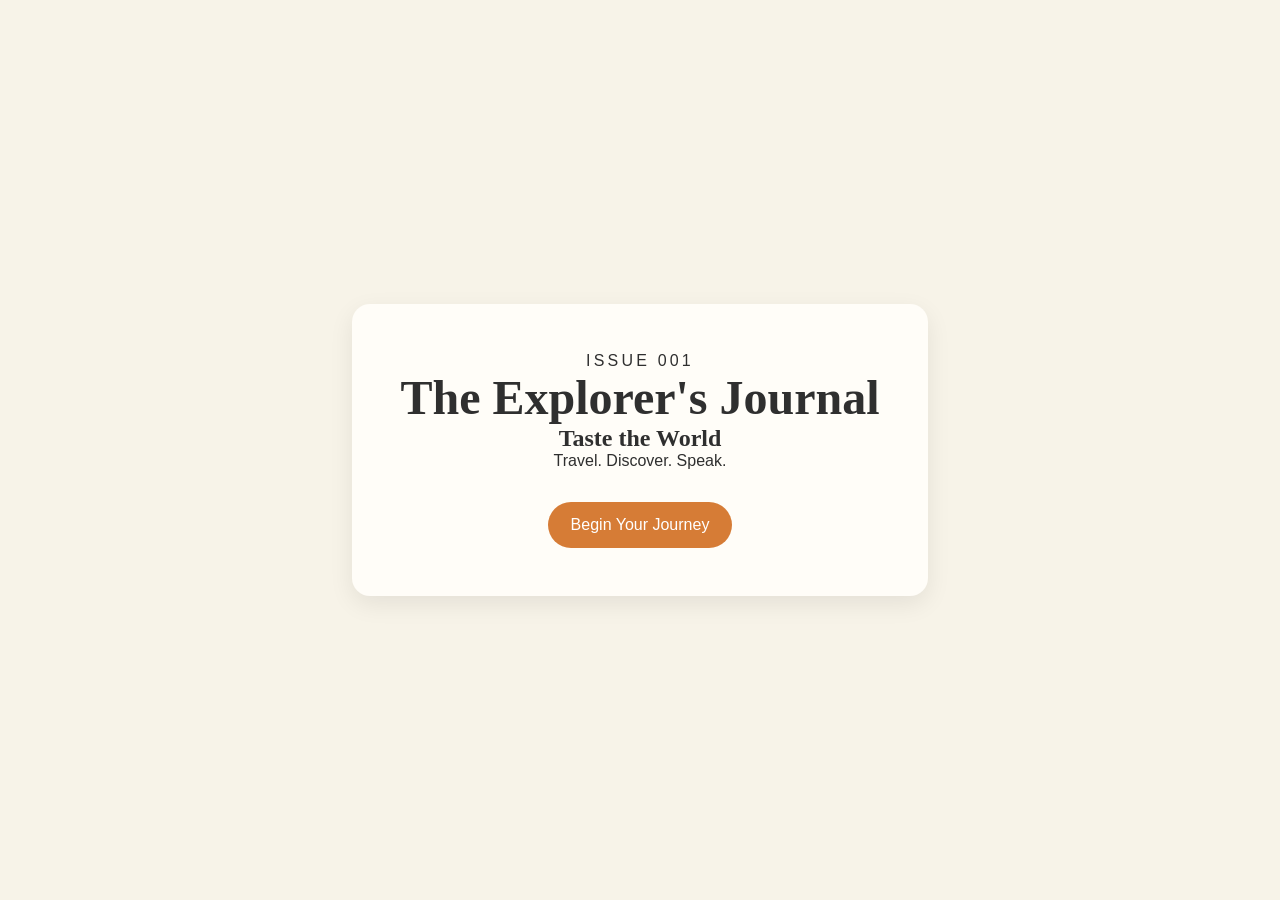
<file: The-Explorers-Journal-Release-0.1.0/index.html>
<!DOCTYPE html>
<html lang="en">
<head>
<meta charset="UTF-8">
<meta name="viewport" content="width=device-width,initial-scale=1">
<title>The Explorer's Journal</title>
<link rel="stylesheet" href="css/reset.css">
<link rel="stylesheet" href="css/variables.css">
<link rel="stylesheet" href="css/typography.css">
<link rel="stylesheet" href="css/layout.css">
<link rel="stylesheet" href="css/components.css">
<link rel="stylesheet" href="css/animations.css">
</head>
<body>
<header class="hero">
<div class="card">
<p class="eyebrow">Issue 001</p>
<h1>The Explorer's Journal</h1>
<h2>Taste the World</h2>
<p class="tag">Travel. Discover. Speak.</p>
<a class="btn" href="#">Begin Your Journey</a>
</div>
</header>
<script src="js/app.js"></script>
</body></html>
</file>
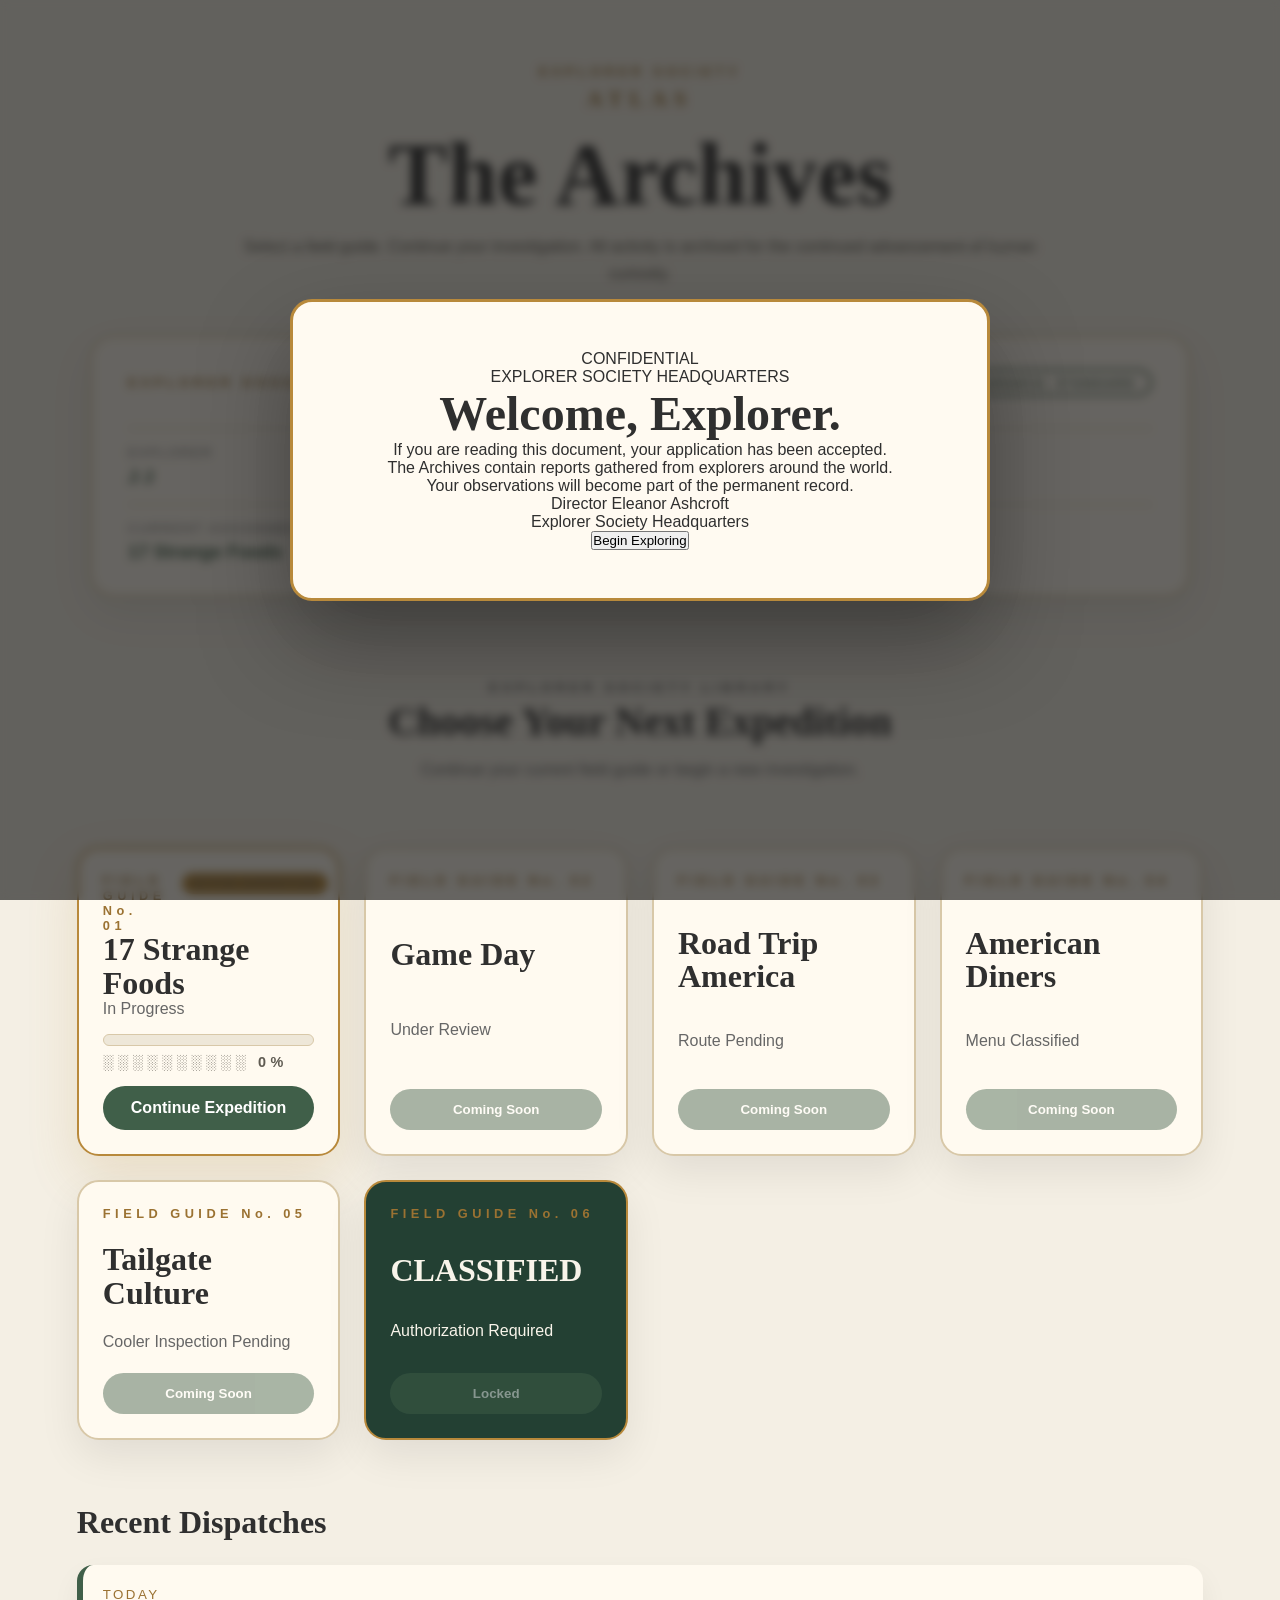
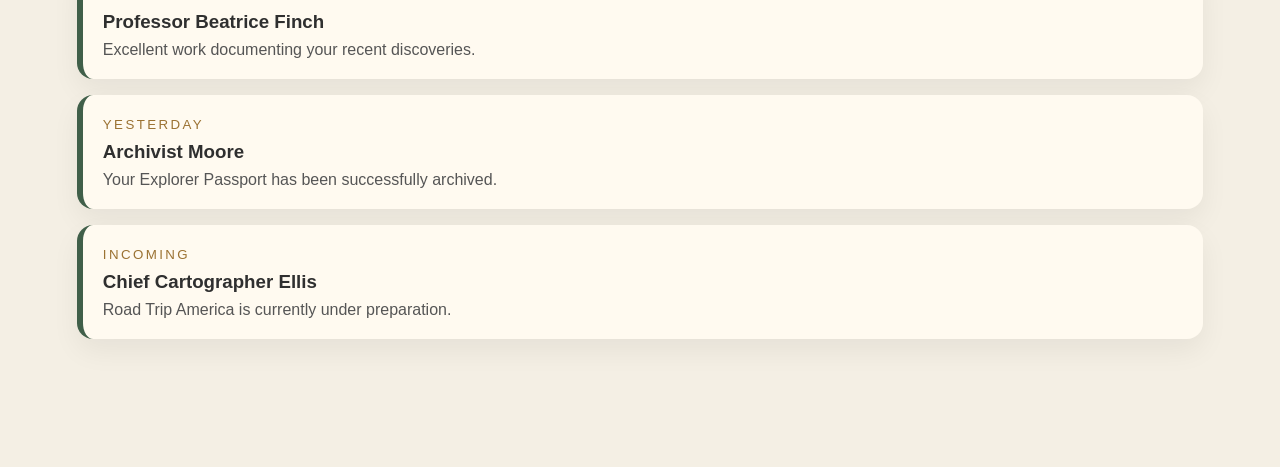
<file: headquarters.html>
<!DOCTYPE html>
<html lang="en">
<head>
<meta charset="UTF-8">
<meta name="viewport" content="width=device-width,initial-scale=1">

<title>Atlas Headquarters</title>

<link rel="stylesheet" href="css/reset.css">
<link rel="stylesheet" href="css/variables.css">
<link rel="stylesheet" href="css/design-tokens.css">
<link rel="stylesheet" href="css/utilities.css">
<link rel="stylesheet" href="css/typography.css">

<link rel="stylesheet" href="components/headquarters/headquarters.css">
<link rel="stylesheet" href="components/dispatch-board/dispatch-board.css">
<link rel="stylesheet" href="components/welcome/welcome.css">
</head>
<script src="js/welcome/welcome.js"></script>
<body>

<main class="hq">

    <section class="hq__hero">

        <p class="hq__label">EXPLORER SOCIETY</p>

        <h1>
            <span>ATLAS</span>
            The Archives
        </h1>

        <p class="hq__intro">
            Select a field guide. Continue your investigation.
            All activity is archived for the continued advancement of human curiosity.
        </p>

    </section>

    <section class="explorer-dossier">

    <div class="explorer-dossier__header">

        <p class="explorer-dossier__label">
            EXPLORER DOSSIER
        </p>

        <span class="explorer-dossier__stamp">
            CLEARANCE: STANDARD
        </span>

    </div>

    <div class="explorer-dossier__grid">

        <div>
            <span>Explorer</span>
            <strong>J J</strong>
        </div>

        <div>
            <span>Clearance</span>
            <strong>Standard</strong>
        </div>

        <div>
            <span>Current Rank</span>
            <strong id="hq-profile-rank">New Explorer</strong>
        </div>

        <div>
            <span>Current Assignment</span>
            <strong>17 Strange Foods</strong>
        </div>

        <div>
            <span>Last Activity</span>
            <strong>Today</strong>
        </div>

        <div>
            <span>Status</span>
            <strong>Active</strong>
        </div>

    

</section>
</div>

    <section class="hq__library-header">

    <p class="hq__section-label">
        EXPLORER SOCIETY LIBRARY
    </p>

    <h2>
        Choose Your Next Expedition
    </h2>

    <p>
        Continue your current field guide or begin a new investigation.
    </p>
</section>

    <section class="hq__library">

        <article class="guide guide--active">
            <div class="guide__topline">
    <p>FIELD GUIDE No. 01</p>
    <span class="guide__ribbon">ACTIVE EXPEDITION</span>
</div>

<h2>17 Strange Foods</h2>
            <span id="guide-001-status">Available</span>

            <div class="guide__progress">
                <div class="guide__progress-bar">
                    <div
                        class="guide__progress-fill"
                        id="guide-001-progress-fill">
                    </div>
                </div>

                <p id="guide-001-progress-text">
                    0 / 17 Explored
                </p>
            </div>

            <a href="index.html">Continue Expedition</a>
        </article>

        <article class="guide guide--coming">
            <p>FIELD GUIDE No. 02</p>
            <h2>Game Day</h2>
            <span>Under Review</span>
            <button disabled>Coming Soon</button>
        </article>

        <article class="guide guide--coming">
            <p>FIELD GUIDE No. 03</p>
            <h2>Road Trip America</h2>
            <span>Route Pending</span>
            <button disabled>Coming Soon</button>
        </article>

        <article class="guide guide--coming">
            <p>FIELD GUIDE No. 04</p>
            <h2>American Diners</h2>
            <span>Menu Classified</span>
            <button disabled>Coming Soon</button>
        </article>

        <article class="guide guide--coming">
            <p>FIELD GUIDE No. 05</p>
            <h2>Tailgate Culture</h2>
            <span>Cooler Inspection Pending</span>
            <button disabled>Coming Soon</button>
        </article>

        <article class="guide guide--classified">
            <p>FIELD GUIDE No. 06</p>
            <h2>CLASSIFIED</h2>
            <span>Authorization Required</span>
            <button disabled>Locked</button>
        </article>

    </section>

     <section class="dispatch-board">

    <h2>Recent Dispatches</h2>

    <div
        id="dispatch-board-list"
        class="dispatch-list">

    </div>

</section>

</main>

<script src="js/headquarters/profile.js"></script>
<script src="js/headquarters/dispatch-board.js"></script>
<script src="js/headquarters/headquarters.js"></script>
<!-- =========================================================
     Explorer Society Welcome
========================================================= -->

<div class="welcome-overlay" id="welcome-overlay">

    <div class="welcome-paper">

        <p class="welcome-classification">

            CONFIDENTIAL

        </p>

        <p class="welcome-organization">

            EXPLORER SOCIETY HEADQUARTERS

        </p>

        <h1>

            Welcome, Explorer.

        </h1>

        <p class="welcome-body">

            If you are reading this document,
            your application has been accepted.

        </p>

        <p class="welcome-body">

            The Archives contain reports gathered
            from explorers around the world.

        </p>

        <p class="welcome-body">

            Your observations will become part of
            the permanent record.

        </p>

        <p class="welcome-signature">

            Director Eleanor Ashcroft

            <br>

            Explorer Society Headquarters

        </p>

        <button id="welcome-begin">

            Begin Exploring

        </button>

    </div>

</div>
</body>
</html>
</file>
<file: The-Explorers-Journal-Release-0.1.0/css/variables.css>
:root{
--paper:#F7F3E8;--ocean:#2C6171;--adventure:#D67C36;--passport:#A7423F;
--forest:#647A4D;--gold:#D6AE45;--ink:#2F2F2F;
--radius:18px;--shadow:0 8px 24px rgba(0,0,0,.08);
}
</file>
<file: The-Explorers-Journal-Release-0.1.0/css/typography.css>
body{font-family:Inter,Arial,sans-serif;background:var(--paper);color:var(--ink)}
h1,h2{font-family:Georgia,'Times New Roman',serif}
h1{font-size:3rem}h2{font-size:1.5rem}.eyebrow{text-transform:uppercase;letter-spacing:.2em}
</file>
<file: The-Explorers-Journal-Release-0.1.0/css/layout.css>
.hero{display:grid;place-items:center;min-height:100vh;padding:2rem}
.card{max-width:700px;background:#fffdf8;padding:3rem;border-radius:var(--radius);box-shadow:var(--shadow);text-align:center}
</file>
<file: The-Explorers-Journal-Release-0.1.0/css/components.css>
.btn{display:inline-block;margin-top:2rem;padding:.9rem 1.4rem;border-radius:999px;background:var(--adventure);color:#fff;text-decoration:none}
</file>
<file: The-Explorers-Journal-Release-0.1.0/css/animations.css>
.card{animation:fade .6s}@keyframes fade{from{opacity:0;transform:translateY(12px)}to{opacity:1;transform:none}}
</file>
<file: css/variables.css>
:root{
--paper:#F7F3E8;--ocean:#2C6171;--adventure:#D67C36;--passport:#A7423F;
--forest:#647A4D;--gold:#D6AE45;--ink:#2F2F2F;
--radius:18px;--shadow:0 8px 24px rgba(0,0,0,.08);
}
</file>
<file: css/design-tokens.css>
/*
=========================================================
Explorer Brand Kit
Design Tokens
Version: 0.2.0 "Atlas"
=========================================================
*/

:root{

    /* ---------- Colors ---------- */

    --color-parchment:#F6F0E3;
    --color-paper:#FFFDF8;

    --color-ink:#2C2A28;
    --color-muted:#6D675F;

    --color-forest:#445548;
    --color-ocean:#4D667F;
    --color-burgundy:#7A3D3A;
    --color-brass:#B48A52;

    /* ---------- Typography ---------- */

    --font-display:"Cormorant Garamond", serif;
    --font-body:"Inter", sans-serif;

    /* ---------- Spacing ---------- */

    --space-xs:.25rem;
    --space-sm:.5rem;
    --space-md:1rem;
    --space-lg:2rem;
    --space-xl:4rem;

    /* ---------- Radius ---------- */

    --radius-sm:8px;
    --radius-md:14px;
    --radius-lg:24px;

    /* ---------- Shadows ---------- */

    --shadow-soft:
        0 12px 30px rgba(0,0,0,.08);

}
</file>
<file: css/utilities.css>
/*
=========================================================
Explorer Utilities
=========================================================
*/

.reading-width{

    max-width:65ch;

}

.text-center{

    text-align:center;

}

.paper{

    background:var(--color-paper);

}

.parchment{

    background:var(--color-parchment);

}

.shadow{

    box-shadow:var(--shadow-soft);

}

.rounded{

    border-radius:var(--radius-lg);

}
</file>
<file: css/typography.css>
body{font-family:Inter,Arial,sans-serif;background:var(--paper);color:var(--ink)}
h1,h2{font-family:Georgia,'Times New Roman',serif}
h1{font-size:3rem}h2{font-size:1.5rem}.eyebrow{text-transform:uppercase;letter-spacing:.2em}
</file>
<file: components/headquarters/headquarters.css>
.hq{
    min-height:100vh;
    padding:4rem 6vw;
    background:#f4efe4;
}

.hq__hero{
    text-align:center;
    max-width:850px;
    margin:0 auto 3rem;
}

.hq__label,
.guide p{
    letter-spacing:.28rem;
    color:#9b7232;
    font-size:.8rem;
    font-weight:700;
}

.hq h1{
    font-size:clamp(3rem,7vw,6rem);
    margin:.5rem 0;
}

.hq h1 span{
    display:block;
    font-size:.24em;
    letter-spacing:.45rem;
    text-transform:uppercase;
    color:#9b7232;
    font-weight:700;
    margin-bottom:.6rem;
}

.hq__intro{
    color:#5f5b52;
    line-height:1.7;
}

.hq__status{
    display:grid;
    grid-template-columns:repeat(3,1fr);
    gap:1rem;
    max-width:1000px;
    margin:0 auto 4rem;
}

.hq__status div{
    background:#fffaf0;
    border:1px solid #d8c8a8;
    border-radius:18px;
    padding:1.25rem;
    text-align:center;
}

.hq__status span{
    display:block;
    color:#777;
    font-size:.85rem;
}

.hq__status strong{
    display:block;
    margin-top:.4rem;
    font-size:1.3rem;
    color:#405f49;
}

.hq__library{
    max-width:1200px;
    margin:4rem auto 0;
    display:grid;
    grid-template-columns:repeat(auto-fit,minmax(260px,1fr));
    gap:1.5rem;

}

.guide{
    min-height:260px;
    background:#fffaf0;
    border:2px solid #d8c8a8;
    border-radius:22px;
    padding:1.5rem;
    display:flex;
    flex-direction:column;
    justify-content:space-between;
    box-shadow:0 16px 40px rgba(0,0,0,.08);
    transition:.3s ease;
}

.guide:hover{
    transform:translateY(-8px) rotate(-1deg);
}

.guide h2{
    font-size:2rem;
    line-height:1.05;
}

.guide span{
    color:#666;
}

.guide a,
.guide button{
    border:none;
    border-radius:999px;
    padding:.8rem 1rem;
    background:#405f49;
    color:white;
    font-weight:700;
    text-decoration:none;
    text-align:center;
}

.guide button{
    opacity:.45;
}

.guide--classified{
    background:#234033;
    color:#f8f4ea;
    border-color:#b8893b;
}

.guide--classified h2,
.guide--classified span{
    color:#f8f4ea;
}

@media(max-width:700px){
    .hq__status{
        grid-template-columns:1fr;
    }

    .hq{
        padding:3rem 1rem;
    }
}

.guide__progress{
    margin:1rem 0;
}

.guide__progress-bar{
    height:12px;
    background:#eee7d8;
    border-radius:999px;
    overflow:hidden;
    border:1px solid #d8c8a8;
}

.guide__progress-fill{
    width:0%;
    height:100%;
    background:#405f49;
    transition:width .45s ease;
}

.guide__progress p{
    margin-top:.5rem;
    color:#5f5b52;
    font-weight:700;
    font-size:.9rem;
}
/* =========================================================
   Beta 1.6A — Library Polish
========================================================= */

.guide__topline{
    display:flex;
    justify-content:space-between;
    align-items:flex-start;
    gap:1rem;
}

.guide__ribbon{
    background:#b8893b;
    color:#fffaf0;
    border-radius:999px;
    padding:.3rem .65rem;
    font-size:.65rem;
    font-weight:700;
    letter-spacing:.08rem;
    white-space:nowrap;
}

.guide--active{
    border-color:#b8893b;
    box-shadow:0 20px 50px rgba(184,137,59,.18);
}

.guide--active:hover{
    box-shadow:0 26px 60px rgba(184,137,59,.25);
}

/* ---------- Base Guide Animation ---------- */

.guide{

    transition:

        transform .28s cubic-bezier(.22,1,.36,1),

        box-shadow .28s ease,

        border-color .28s ease;

}

.guide:hover{

    transform:

        translateY(-6px)

        scale(1.01);

    box-shadow:

        0 26px 70px rgba(0,0,0,.14);

}

.guide:active{

    transform:

        translateY(-2px)

        scale(.995);

}

/* ---------- Active Guide ---------- */

.guide--active{

    border-color:#b8893b;

    box-shadow:0 20px 50px rgba(184,137,59,.18);

}

.guide--active:hover{

    box-shadow:
        0 30px 80px rgba(184,137,59,.30);

}

/* =========================================================
   Beta 1.7B — Explorer Dossier
========================================================= */

.explorer-dossier{

    max-width:1100px;
    margin:0 auto 5rem;

    background:#fff9ef;

    border:2px solid #d9c8a2;
    border-radius:24px;

    padding:2rem 2.25rem;

    box-shadow:
        0 16px 45px rgba(0,0,0,.07);

}

/* ---------- Header ---------- */

.explorer-dossier__header{

    display:flex;
    justify-content:space-between;
    align-items:center;

    margin-bottom:2rem;

}

.explorer-dossier__label{

    letter-spacing:.28rem;
    color:#9b7232;
    font-size:.8rem;
    font-weight:700;

}

.explorer-dossier__stamp{

    border:2px solid #405f49;
    color:#405f49;

    padding:.35rem .9rem;

    border-radius:999px;

    font-size:.72rem;

    letter-spacing:.12rem;

    font-weight:700;

}

/* ---------- Grid ---------- */

.explorer-dossier__grid{

    display:grid;
    grid-template-columns:repeat(3,1fr);

    gap:1rem;

}

.explorer-dossier__grid div{

    border-top:1px solid #d8c8a8;

    padding-top:1rem;

}

.explorer-dossier__grid span{

    display:block;

    color:#777;

    text-transform:uppercase;

    letter-spacing:.12rem;

    font-size:.72rem;

    margin-bottom:.35rem;

}

.explorer-dossier__grid strong{

    color:#405f49;

    font-size:1.15rem;

}

@media(max-width:700px){

    .explorer-dossier__grid{

        grid-template-columns:1fr;

    }

}

.explorer-dossier__grid div{
    border-top:1px solid #d8c8a8;
    padding-top:1rem;
}

.explorer-dossier__grid span{
    display:block;
    color:#777;
    font-size:.8rem;
    margin-bottom:.35rem;
}

.explorer-dossier__grid strong{
    color:#405f49;
    font-size:1.15rem;
}

@media(max-width:700px){
    .explorer-dossier__grid{
        grid-template-columns:1fr;
    }
}
/* =========================================================
   Beta 1.7C — Library Header
========================================================= */

.hq__library-header{

    max-width:1200px;

    margin:0 auto 2.5rem;

    text-align:center;

}

.hq__section-label{

    color:#9b7232;

    letter-spacing:.28rem;

    font-size:.82rem;

    font-weight:700;

    margin-bottom:.6rem;

}

.hq__library-header h2{

    font-size:2.5rem;

    margin-bottom:.75rem;

}

.hq__library-header p{

    color:#666;

    max-width:650px;

    margin:0 auto;

    line-height:1.6;

}
</file>
<file: components/dispatch-board/dispatch-board.css>
.dispatch-board{

    max-width:1200px;
    margin:4rem auto;

}

.dispatch-board h2{

    font-size:2rem;
    margin-bottom:1.5rem;

}

.dispatch-list{

    display:grid;
    gap:1rem;

}

.dispatch-item{

    background:#fffaf0;
    border-left:6px solid #405f49;
    border-radius:16px;

    padding:1.25rem;

    box-shadow:0 12px 28px rgba(0,0,0,.06);

}

.dispatch-item small{

    color:#9b7232;
    letter-spacing:.15rem;
    text-transform:uppercase;

}

.dispatch-item h3{

    margin:.5rem 0;

}

.dispatch-item p{

    color:#555;

}
</file>
<file: components/welcome/welcome.css>
/* ==========================================================
Explorer Society Welcome
Beta 1.8A
========================================================= */

.welcome-overlay{

    position:fixed;

    inset:0;

    background:rgba(20,20,20,.65);

    display:flex;

    justify-content:center;

    align-items:center;

    z-index:9999;

    backdrop-filter:blur(5px);

}

.welcome-paper{

    width:min(700px,92vw);

    background:#fffaf1;

    border:3px solid #b8893b;

    border-radius:22px;

    padding:3rem;

    box-shadow:0 40px 90px rgba(0,0,0,.35);

    text-align:center;

}
</file>
